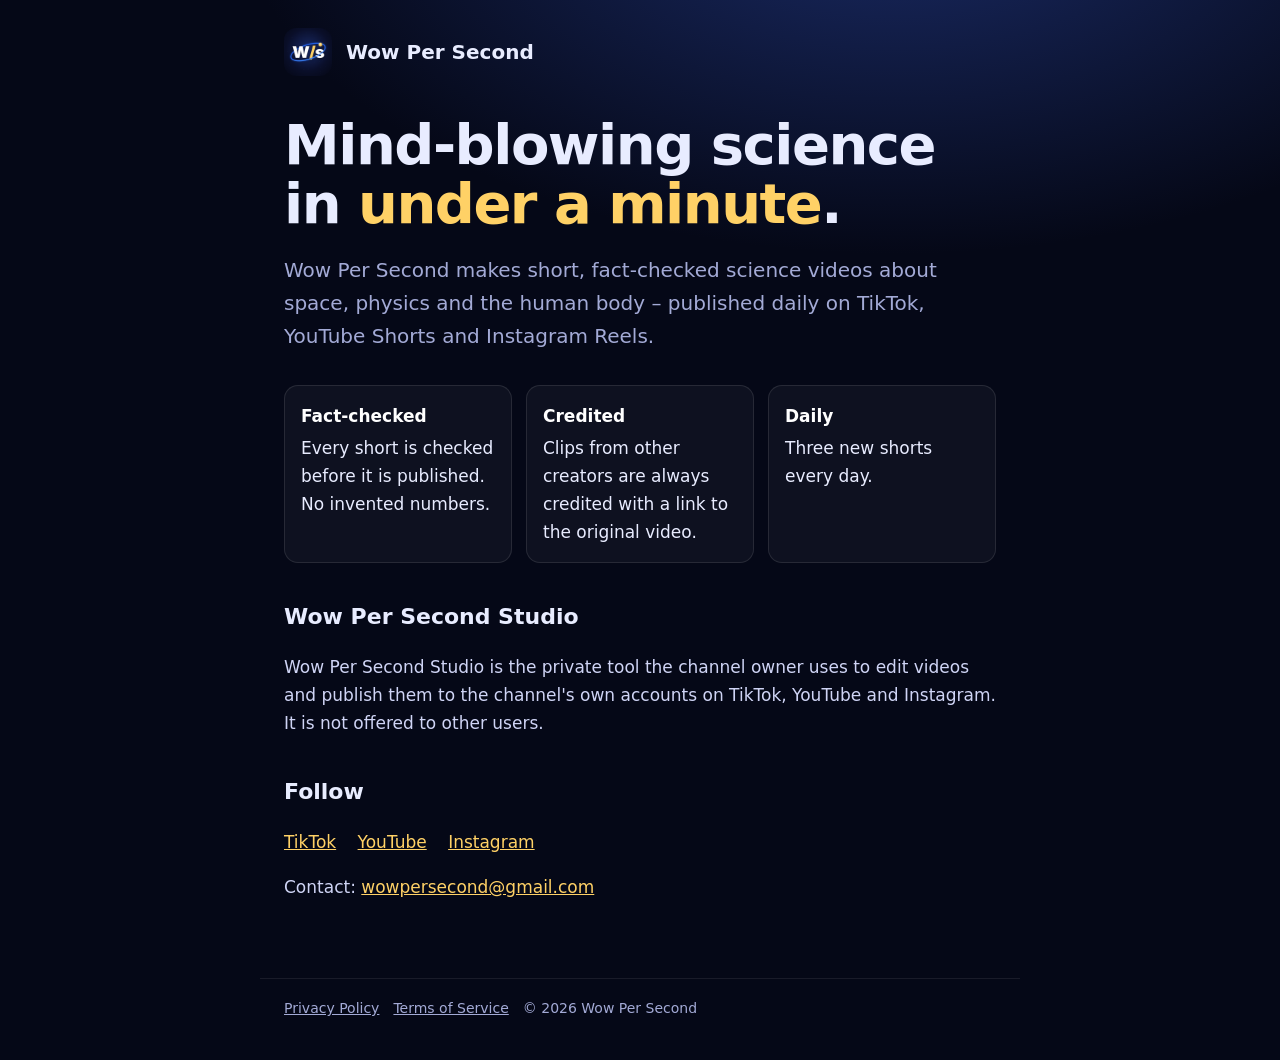
<file: index.html>
<!doctype html>
<html lang="en">
<head>
  <meta charset="utf-8" />
  <meta name="viewport" content="width=device-width, initial-scale=1" />
  <title>Wow Per Second – mind-blowing science in under a minute</title>
  <meta name="description" content="Wow Per Second makes short, fact-checked science videos for TikTok, YouTube Shorts and Instagram Reels." />
  <link rel="icon" href="logo.png" />
  <link rel="stylesheet" href="style.css" />
</head>
<body>
  <header><img src="logo.png" alt="" /><a href="./">Wow Per Second</a></header>
  <main>
    <h1>Mind-blowing science in <em>under a minute</em>.</h1>
    <p class="lead">Wow Per Second makes short, fact-checked science videos about space, physics and the human body – published daily on TikTok, YouTube Shorts and Instagram Reels.</p>

    <div class="cards">
      <div class="card"><b>Fact-checked</b>Every short is checked before it is published. No invented numbers.</div>
      <div class="card"><b>Credited</b>Clips from other creators are always credited with a link to the original video.</div>
      <div class="card"><b>Daily</b>Three new shorts every day.</div>
    </div>

    <h2>Wow Per Second Studio</h2>
    <p>Wow Per Second Studio is the private tool the channel owner uses to edit videos and publish them to the channel's own accounts on TikTok, YouTube and Instagram. It is not offered to other users.</p>

    <h2>Follow</h2>
    <p class="links">
      <a href="https://www.tiktok.com/@wowpersecond">TikTok</a>
      <a href="https://www.youtube.com/@wowpersecond">YouTube</a>
      <a href="https://www.instagram.com/wowpersecond">Instagram</a>
    </p>
    <p>Contact: <a href="mailto:wowpersecond@gmail.com">wowpersecond@gmail.com</a></p>
  </main>
  <footer><a href="privacy.html">Privacy Policy</a><a href="terms.html">Terms of Service</a>© 2026 Wow Per Second</footer>
</body>
</html>
</file>
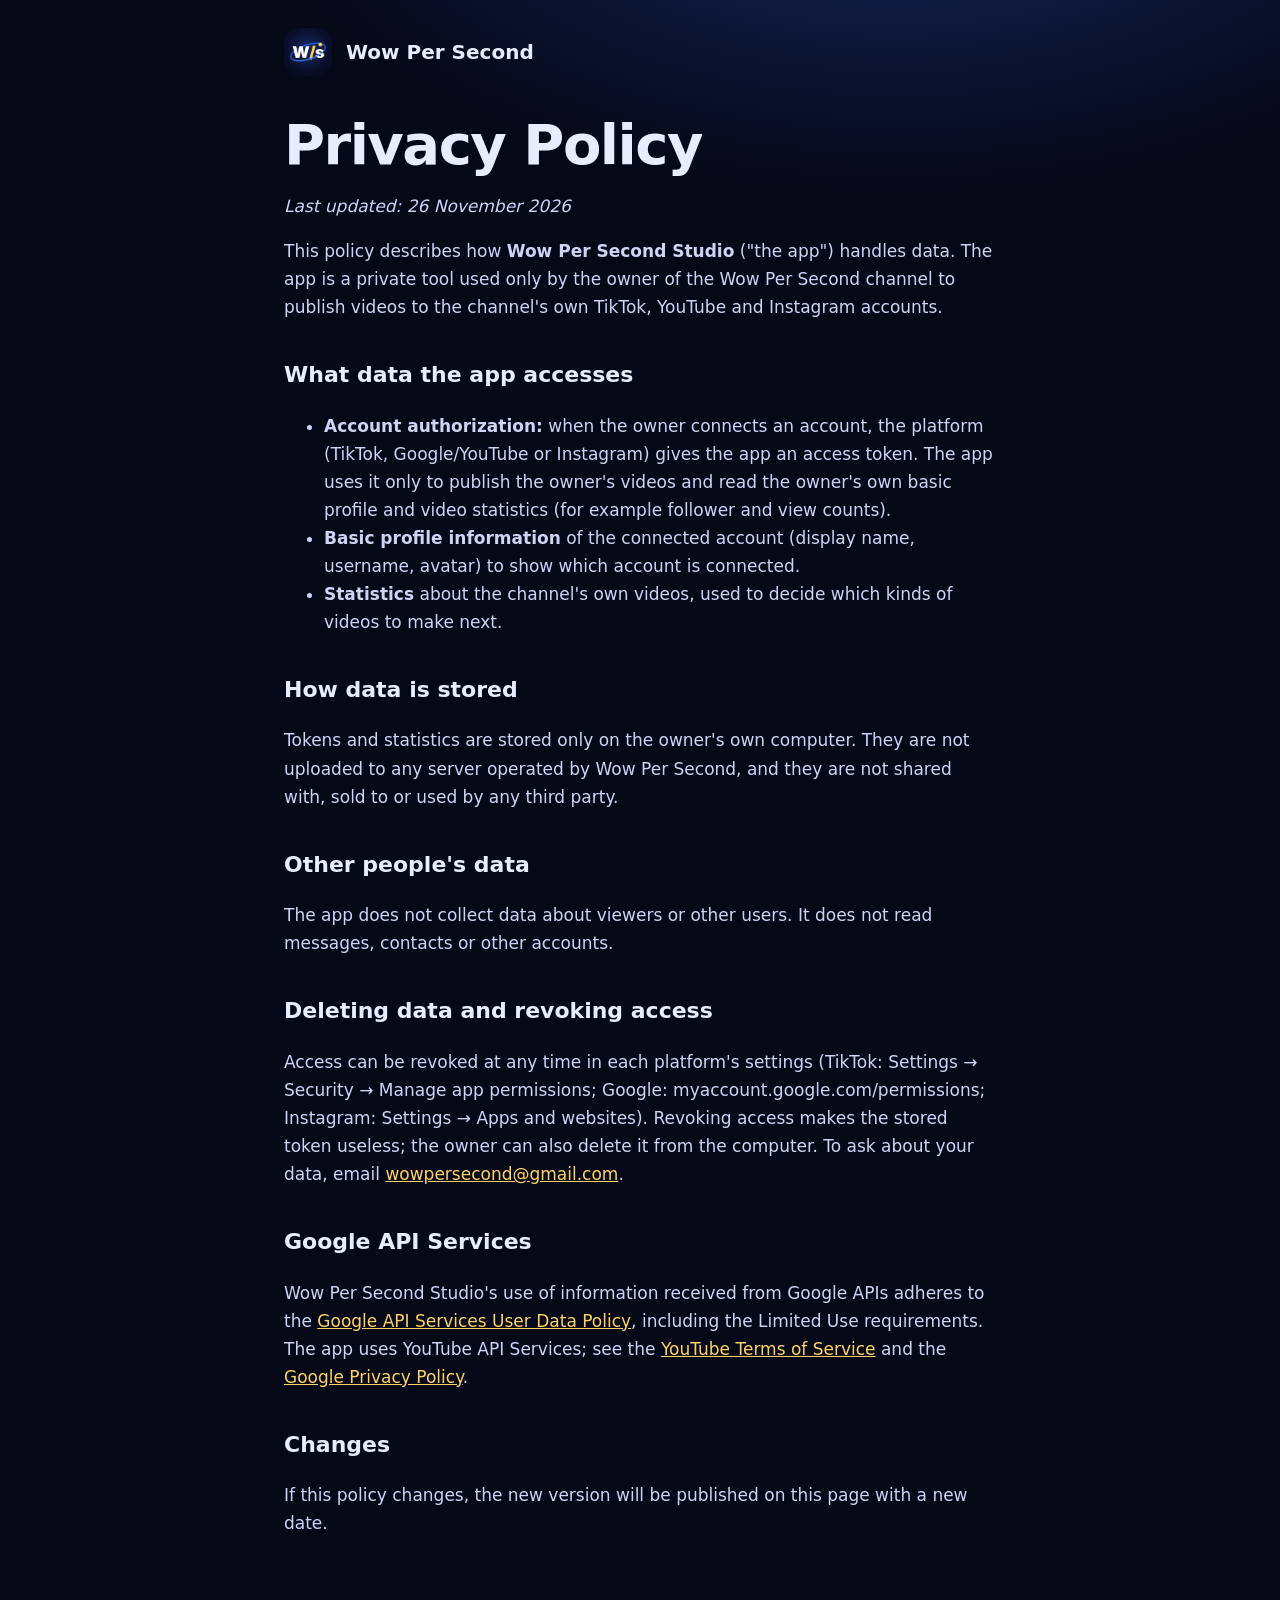
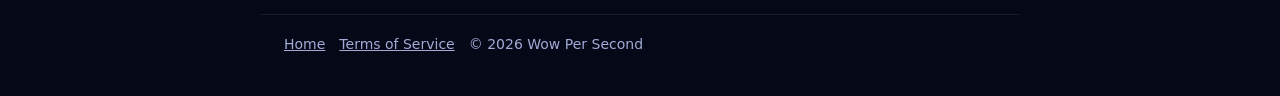
<file: privacy.html>
<!doctype html>
<html lang="en">
<head>
  <meta charset="utf-8" />
  <meta name="viewport" content="width=device-width, initial-scale=1" />
  <title>Privacy Policy – Wow Per Second Studio</title>
  <link rel="icon" href="logo.png" />
  <link rel="stylesheet" href="style.css" />
</head>
<body>
  <header><img src="logo.png" alt="" /><a href="./">Wow Per Second</a></header>
  <main>
    <h1>Privacy Policy</h1>
    <p><i>Last updated: 26 November 2026</i></p>
    <p>This policy describes how <b>Wow Per Second Studio</b> ("the app") handles data. The app is a private tool used only by the owner of the Wow Per Second channel to publish videos to the channel's own TikTok, YouTube and Instagram accounts.</p>

    <h2>What data the app accesses</h2>
    <ul>
      <li><b>Account authorization:</b> when the owner connects an account, the platform (TikTok, Google/YouTube or Instagram) gives the app an access token. The app uses it only to publish the owner's videos and read the owner's own basic profile and video statistics (for example follower and view counts).</li>
      <li><b>Basic profile information</b> of the connected account (display name, username, avatar) to show which account is connected.</li>
      <li><b>Statistics</b> about the channel's own videos, used to decide which kinds of videos to make next.</li>
    </ul>

    <h2>How data is stored</h2>
    <p>Tokens and statistics are stored only on the owner's own computer. They are not uploaded to any server operated by Wow Per Second, and they are not shared with, sold to or used by any third party.</p>

    <h2>Other people's data</h2>
    <p>The app does not collect data about viewers or other users. It does not read messages, contacts or other accounts.</p>

    <h2>Deleting data and revoking access</h2>
    <p>Access can be revoked at any time in each platform's settings (TikTok: Settings → Security → Manage app permissions; Google: myaccount.google.com/permissions; Instagram: Settings → Apps and websites). Revoking access makes the stored token useless; the owner can also delete it from the computer. To ask about your data, email <a href="mailto:wowpersecond@gmail.com">wowpersecond@gmail.com</a>.</p>

    <h2>Google API Services</h2>
    <p>Wow Per Second Studio's use of information received from Google APIs adheres to the <a href="https://developers.google.com/terms/api-services-user-data-policy">Google API Services User Data Policy</a>, including the Limited Use requirements. The app uses YouTube API Services; see the <a href="https://www.youtube.com/t/terms">YouTube Terms of Service</a> and the <a href="https://policies.google.com/privacy">Google Privacy Policy</a>.</p>

    <h2>Changes</h2>
    <p>If this policy changes, the new version will be published on this page with a new date.</p>
  </main>
  <footer><a href="./">Home</a><a href="terms.html">Terms of Service</a>© 2026 Wow Per Second</footer>
</body>
</html>
</file>
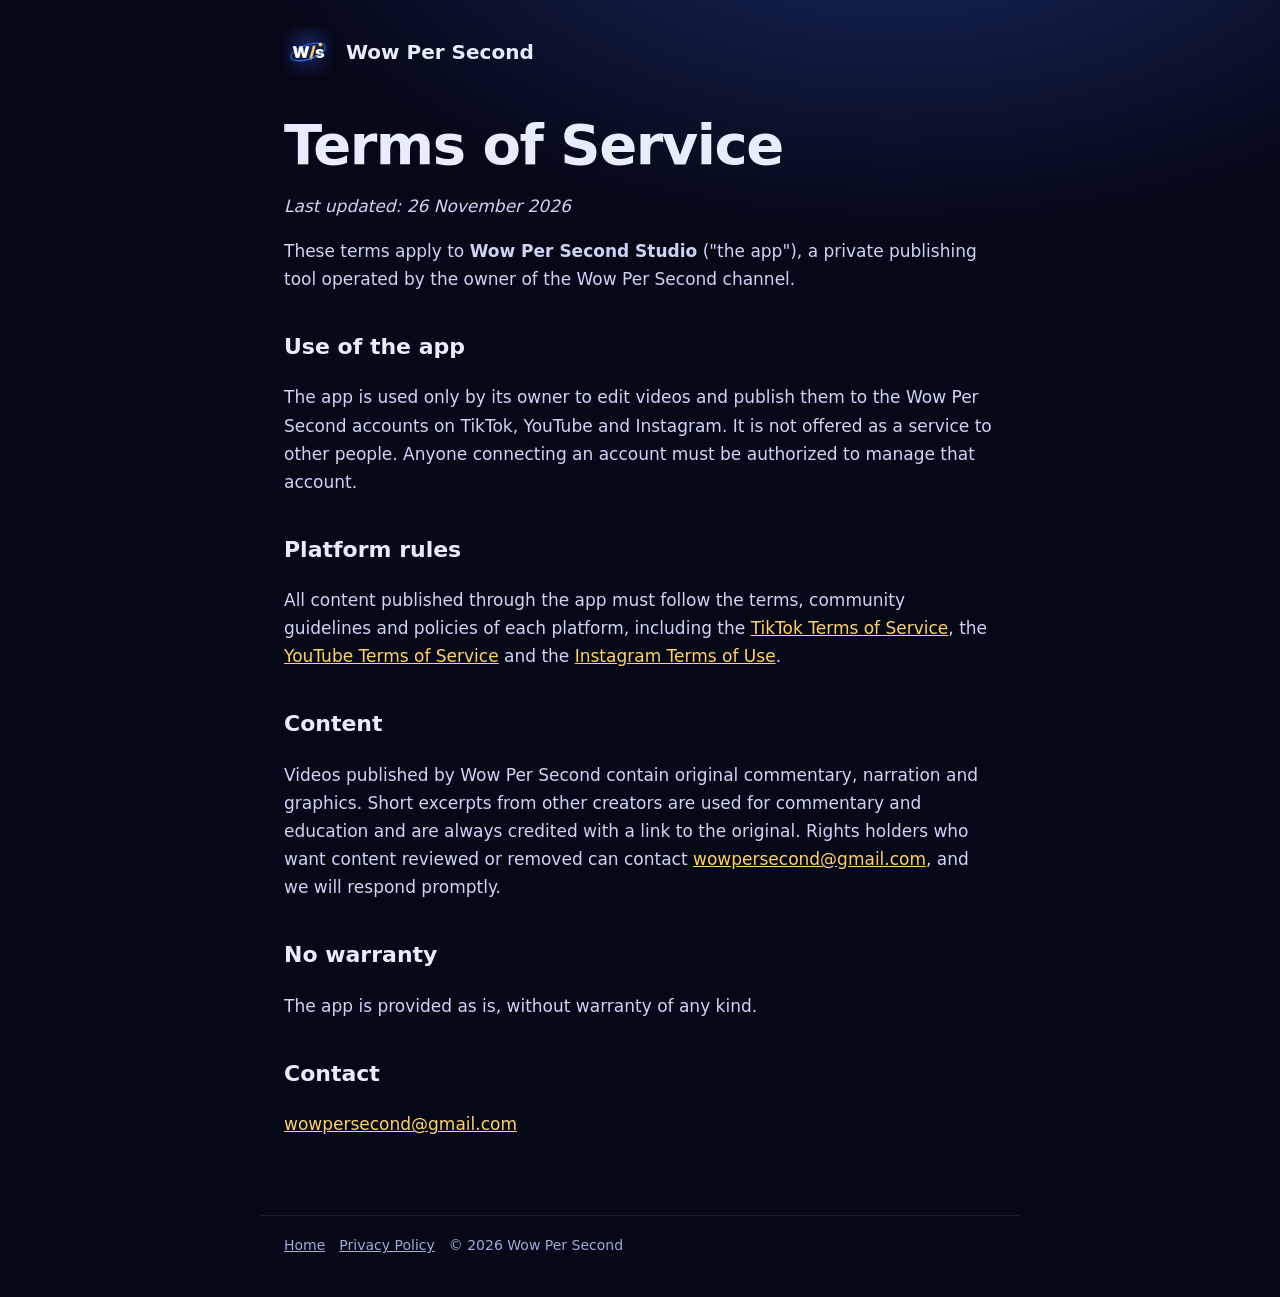
<file: terms.html>
<!doctype html>
<html lang="en">
<head>
  <meta charset="utf-8" />
  <meta name="viewport" content="width=device-width, initial-scale=1" />
  <title>Terms of Service – Wow Per Second Studio</title>
  <link rel="icon" href="logo.png" />
  <link rel="stylesheet" href="style.css" />
</head>
<body>
  <header><img src="logo.png" alt="" /><a href="./">Wow Per Second</a></header>
  <main>
    <h1>Terms of Service</h1>
    <p><i>Last updated: 26 November 2026</i></p>
    <p>These terms apply to <b>Wow Per Second Studio</b> ("the app"), a private publishing tool operated by the owner of the Wow Per Second channel.</p>

    <h2>Use of the app</h2>
    <p>The app is used only by its owner to edit videos and publish them to the Wow Per Second accounts on TikTok, YouTube and Instagram. It is not offered as a service to other people. Anyone connecting an account must be authorized to manage that account.</p>

    <h2>Platform rules</h2>
    <p>All content published through the app must follow the terms, community guidelines and policies of each platform, including the <a href="https://www.tiktok.com/legal/terms-of-service">TikTok Terms of Service</a>, the <a href="https://www.youtube.com/t/terms">YouTube Terms of Service</a> and the <a href="https://help.instagram.com/581066165581870">Instagram Terms of Use</a>.</p>

    <h2>Content</h2>
    <p>Videos published by Wow Per Second contain original commentary, narration and graphics. Short excerpts from other creators are used for commentary and education and are always credited with a link to the original. Rights holders who want content reviewed or removed can contact <a href="mailto:wowpersecond@gmail.com">wowpersecond@gmail.com</a>, and we will respond promptly.</p>

    <h2>No warranty</h2>
    <p>The app is provided as is, without warranty of any kind.</p>

    <h2>Contact</h2>
    <p><a href="mailto:wowpersecond@gmail.com">wowpersecond@gmail.com</a></p>
  </main>
  <footer><a href="./">Home</a><a href="privacy.html">Privacy Policy</a>© 2026 Wow Per Second</footer>
</body>
</html>
</file>
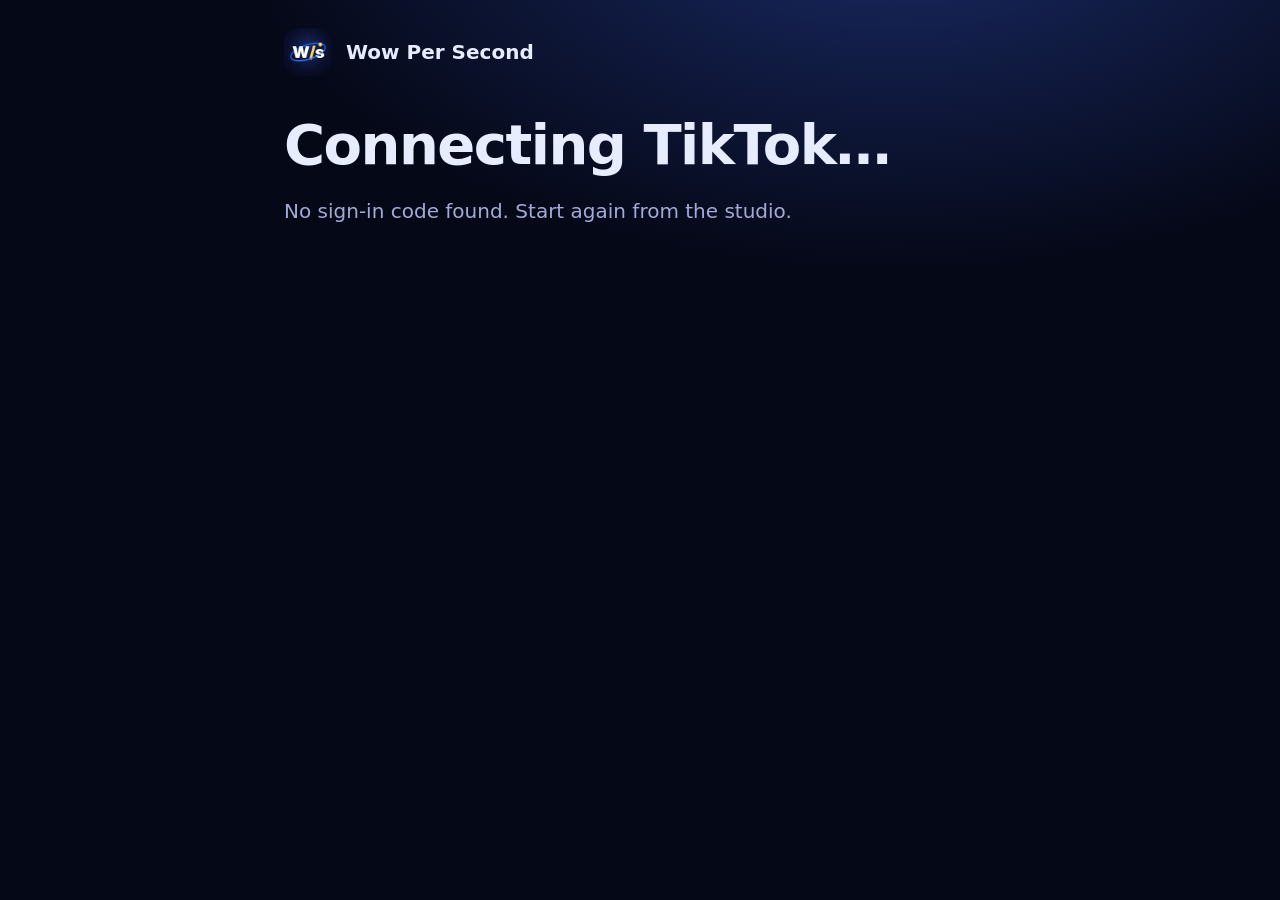
<file: tiktok-callback.html>
<!doctype html>
<html lang="en">
<head>
  <meta charset="utf-8" />
  <meta name="viewport" content="width=device-width, initial-scale=1" />
  <title>Connecting TikTok… – Wow Per Second Studio</title>
  <link rel="stylesheet" href="style.css" />
</head>
<body>
  <header><img src="logo.png" alt="" /><a href="./">Wow Per Second</a></header>
  <main>
    <h1>Connecting TikTok…</h1>
    <p id="msg" class="lead">Handing the sign-in back to Wow Per Second Studio on this computer.</p>
  </main>
  <script>
    // TikTok requires an https redirect address. This page passes the one-time sign-in code
    // straight on to the studio running on the owner's own computer (127.0.0.1). Nothing is stored here.
    (function () {
      var q = window.location.search;
      if (!q || q.indexOf("code=") === -1 && q.indexOf("error=") === -1) {
        document.getElementById("msg").textContent = "No sign-in code found. Start again from the studio.";
        return;
      }
      window.location.replace("http://127.0.0.1:4747/oauth/tiktok/callback" + q);
    })();
  </script>
</body>
</html>
</file>
<file: style.css>
:root { --bg: #050817; --text: #e8ecff; --muted: #a3aad6; --blue: #2563eb; --gold: #ffd166; }
* { box-sizing: border-box; }
body {
  margin: 0; color: var(--text); font: 17px/1.65 Inter, "Segoe UI", system-ui, -apple-system, sans-serif;
  background: radial-gradient(1100px 600px at 70% -10%, #1a2b66 0%, transparent 60%), var(--bg);
  min-height: 100vh;
}
a { color: var(--gold); }
header, main, footer { max-width: 760px; margin: 0 auto; padding: 0 24px; }
header { display: flex; align-items: center; gap: 14px; padding-top: 28px; }
header img { width: 48px; height: 48px; border-radius: 12px; }
header a { color: var(--text); text-decoration: none; font-weight: 800; font-size: 20px; }
main { padding-top: 40px; padding-bottom: 60px; }
h1 { font-size: clamp(34px, 6vw, 56px); line-height: 1.05; letter-spacing: -1.5px; margin: 0 0 16px; }
h1 em { font-style: normal; color: var(--gold); }
h2 { font-size: 22px; margin-top: 36px; }
p, li { color: #cfd4f5; }
.lead { font-size: 20px; color: var(--muted); }
.cards { display: grid; grid-template-columns: repeat(auto-fit, minmax(200px, 1fr)); gap: 14px; margin: 32px 0; }
.card { background: rgba(255,255,255,0.04); border: 1px solid rgba(255,255,255,0.1); border-radius: 14px; padding: 16px; }
.card b { display: block; color: #fff; margin-bottom: 4px; }
.links a { display: inline-block; margin-right: 16px; }
footer { color: var(--muted); font-size: 14px; padding-bottom: 40px; border-top: 1px solid rgba(255,255,255,0.08); padding-top: 18px; }
footer a { color: var(--muted); margin-right: 14px; }
</file>
